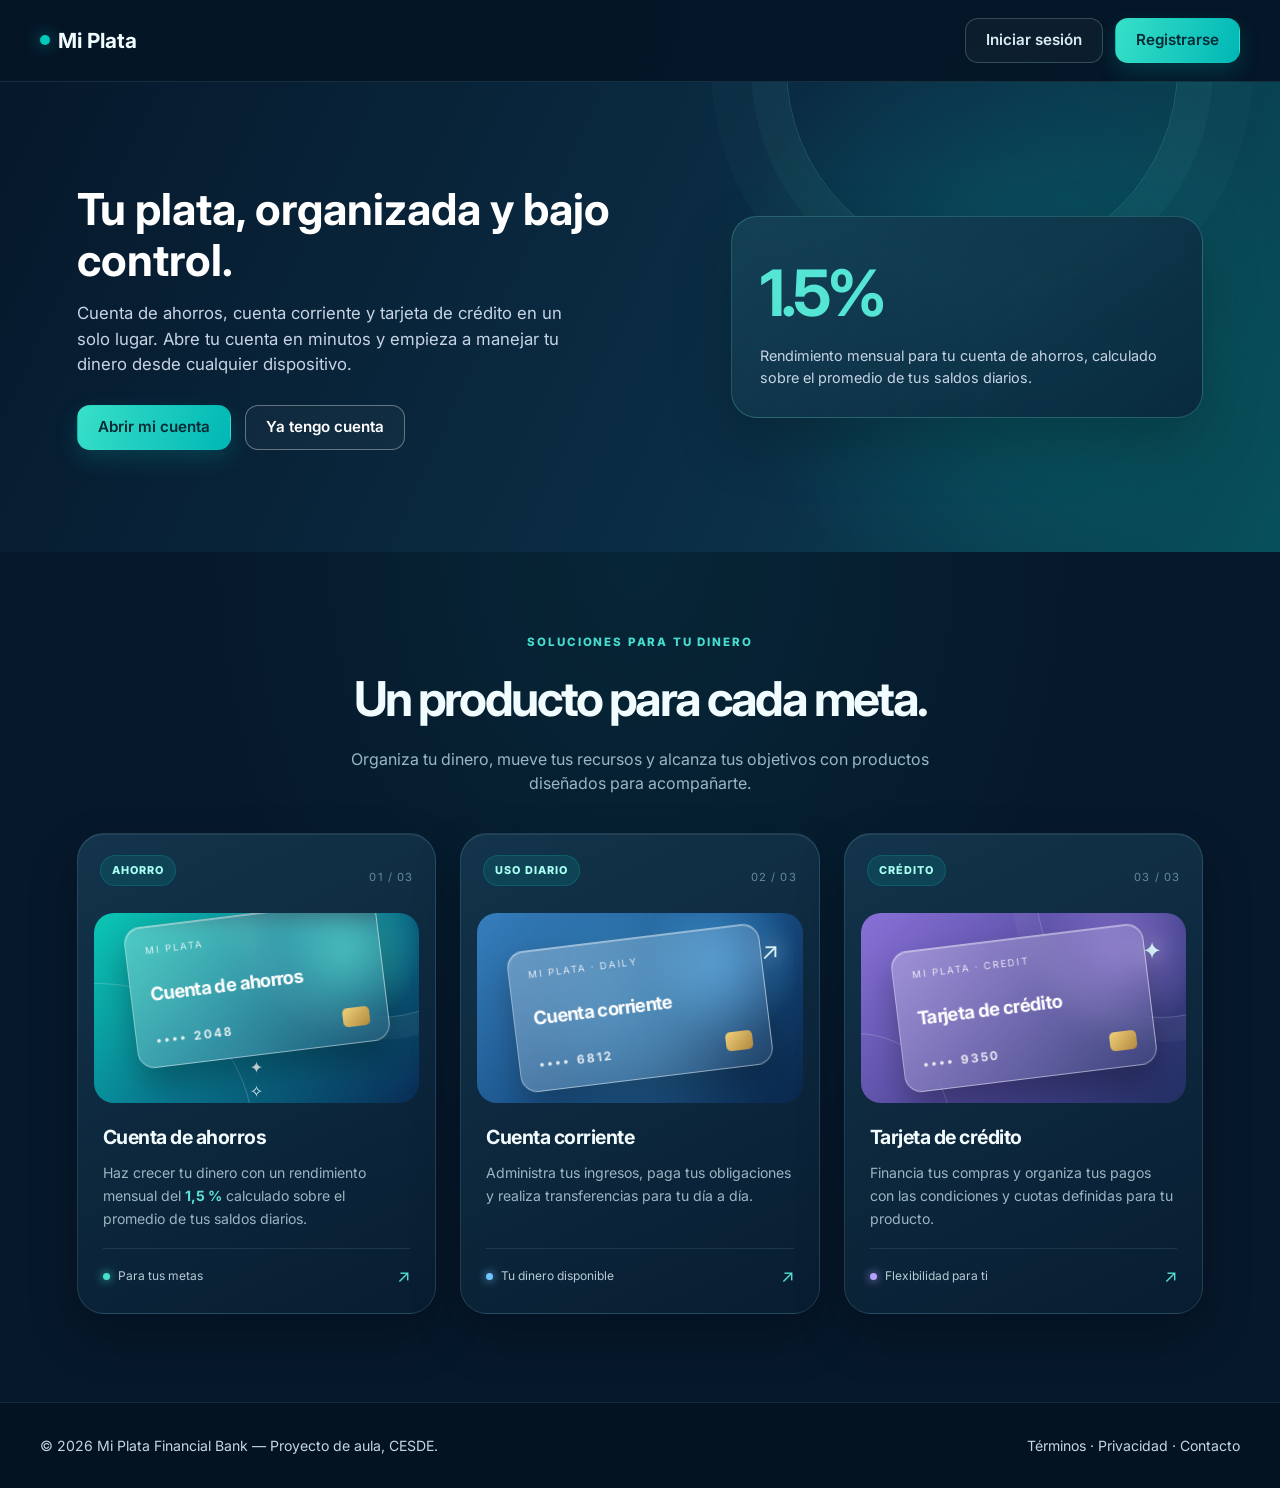
<file: index.html>
<!DOCTYPE html>
<html lang="es">
<head>
<meta charset="UTF-8">
<meta name="viewport" content="width=device-width, initial-scale=1.0">
<title>Mi Plata — Banco digital</title>
<link rel="preconnect" href="https://fonts.googleapis.com">
<link href="https://fonts.googleapis.com/css2?family=Inter:wght@400;600;700&display=swap" rel="stylesheet">
<link rel="stylesheet" href="css/styles.css">
</head>
<body>

<header class="site-header">
  <div class="logo">Mi Plata</div>
  <nav class="nav-actions">
    <a class="btn btn-outline" href="login.html">Iniciar sesión</a>
    <a class="btn btn-primary" href="registro.html">Registrarse</a>
  </nav>
</header>

<section class="hero">
  <div>
    <h1>Tu plata, organizada y bajo control.</h1>
    <p>Cuenta de ahorros, cuenta corriente y tarjeta de crédito en un solo lugar. Abre tu cuenta en minutos y empieza a manejar tu dinero desde cualquier dispositivo.</p>
    <div class="hero-actions">
      <a class="btn btn-primary" href="registro.html">Abrir mi cuenta</a>
      <a class="btn btn-outline" style="color:#fff;border-color:rgba(255,255,255,0.35)" href="login.html">Ya tengo cuenta</a>
    </div>
  </div>
  <div class="hero-stat">
    <div class="number">1.5%</div>
    <div class="label">Rendimiento mensual para tu cuenta de ahorros, calculado sobre el promedio de tus saldos diarios.</div>
  </div>
</section>

<section class="products">
  <div class="products-heading">
    <span class="eyebrow">SOLUCIONES PARA TU DINERO</span>
    <h2>Un producto para cada meta.</h2>
    <p>Organiza tu dinero, mueve tus recursos y alcanza tus objetivos con productos diseñados para acompañarte.</p>
  </div>

  <div class="product-grid">
    <article class="product-card product-savings">
      <div class="product-card-top"><span class="tag">AHORRO</span><span class="product-index">01 / 03</span></div>
      <div class="product-art art-savings" aria-hidden="true">
        <div class="art-orbit orbit-one"></div><div class="art-orbit orbit-two"></div>
        <div class="mini-bank-card"><span>MI PLATA</span><strong>Cuenta de ahorros</strong><b>•••• 2048</b><i></i></div>
        <span class="art-spark spark-one">✦</span><span class="art-spark spark-two">✧</span>
      </div>
      <div class="product-card-copy"><h3>Cuenta de ahorros</h3>
        <p>Haz crecer tu dinero con un rendimiento mensual del <strong>1,5 %</strong> calculado sobre el promedio de tus saldos diarios.</p>
        <div class="product-meta"><span><i class="dot dot-teal"></i> Para tus metas</span><span class="product-arrow">↗</span></div>
      </div>
    </article>

    <article class="product-card product-current">
      <div class="product-card-top"><span class="tag">USO DIARIO</span><span class="product-index">02 / 03</span></div>
      <div class="product-art art-current" aria-hidden="true">
        <div class="current-glow"></div>
        <div class="mini-bank-card"><span>MI PLATA · DAILY</span><strong>Cuenta corriente</strong><b>•••• 6812</b><i></i></div>
        <span class="art-chip">↗</span>
      </div>
      <div class="product-card-copy"><h3>Cuenta corriente</h3>
        <p>Administra tus ingresos, paga tus obligaciones y realiza transferencias para tu día a día.</p>
        <div class="product-meta"><span><i class="dot dot-blue"></i> Tu dinero disponible</span><span class="product-arrow">↗</span></div>
      </div>
    </article>

    <article class="product-card product-credit">
      <div class="product-card-top"><span class="tag">CRÉDITO</span><span class="product-index">03 / 03</span></div>
      <div class="product-art art-credit" aria-hidden="true">
        <div class="credit-ring ring-one"></div><div class="credit-ring ring-two"></div>
        <div class="mini-bank-card"><span>MI PLATA · CREDIT</span><strong>Tarjeta de crédito</strong><b>•••• 9350</b><i></i></div>
        <span class="art-chip">✦</span>
      </div>
      <div class="product-card-copy"><h3>Tarjeta de crédito</h3>
        <p>Financia tus compras y organiza tus pagos con las condiciones y cuotas definidas para tu producto.</p>
        <div class="product-meta"><span><i class="dot dot-violet"></i> Flexibilidad para ti</span><span class="product-arrow">↗</span></div>
      </div>
    </article>
  </div>
</section>

<footer class="site-footer">
  <div>© 2026 Mi Plata Financial Bank — Proyecto de aula, CESDE.</div>
  <div>
    <a href="#">Términos</a> ·
    <a href="#">Privacidad</a> ·
    <a href="#">Contacto</a>
  </div>
</footer>

</body>
</html>
</file>
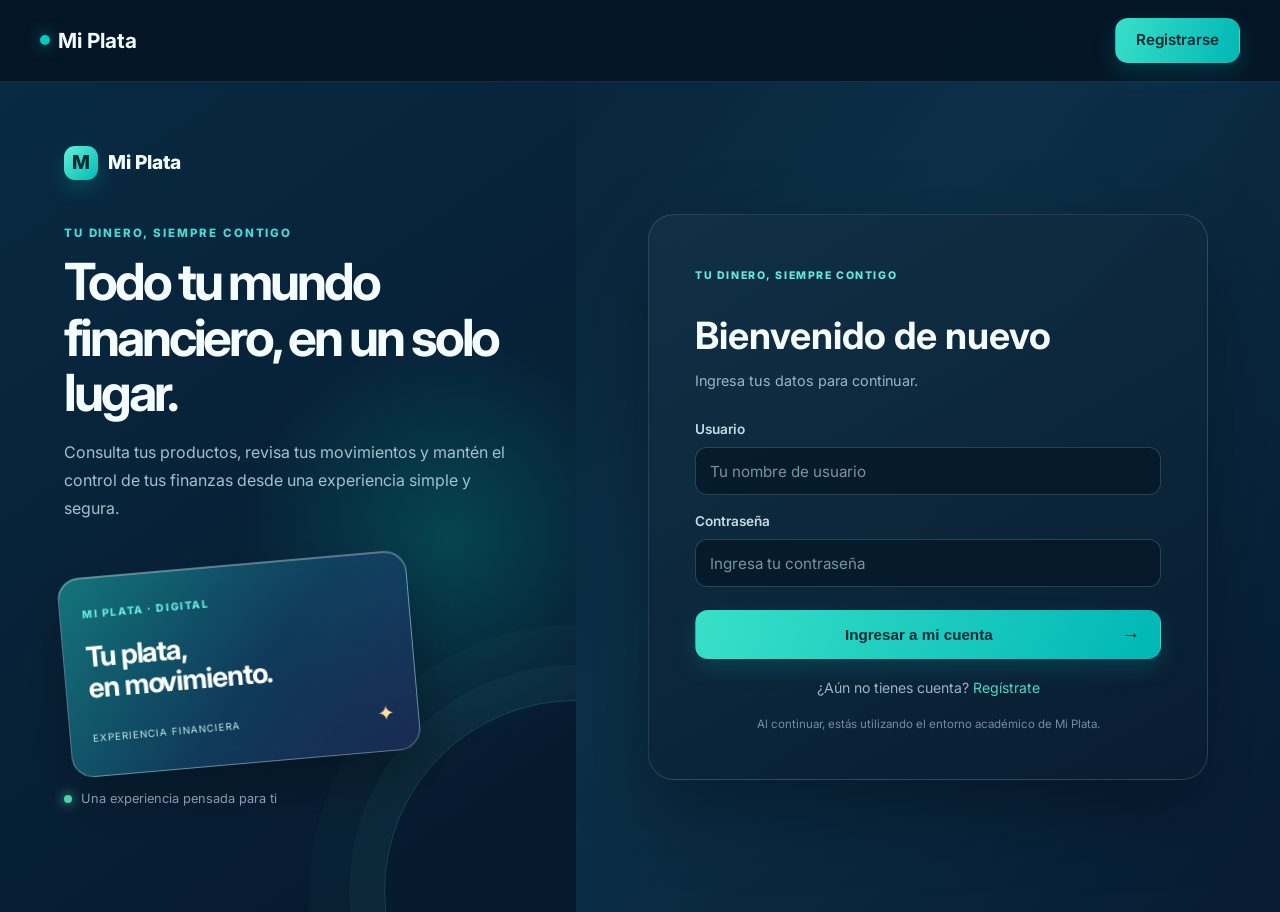
<file: admin.html>
<!DOCTYPE html>
<html lang="es">
<head>
<meta charset="UTF-8">
<meta name="viewport" content="width=device-width, initial-scale=1.0">
<title>Administración — Mi Plata</title>
<link rel="preconnect" href="https://fonts.googleapis.com">
<link href="https://fonts.googleapis.com/css2?family=Inter:wght@400;600;700&display=swap" rel="stylesheet">
<link rel="stylesheet" href="css/styles.css">
</head>
<body>

<div class="dashboard">

  <aside class="sidebar">
    <div class="logo">Mi Plata · Admin</div>
    <nav>
      <button class="nav-item active">Usuarios</button>
    </nav>
    <button class="btn btn-outline btn-block" id="btnSalir" style="color:#fff;border-color:rgba(255,255,255,0.35)">Cerrar sesión</button>
  </aside>

  <main class="dashboard-content">
    <div id="mensaje" class="form-message"></div>

    <h2 id="saludo">Gestión de usuarios</h2>
    <p class="subtitle">Agrega, edita, elimina o desbloquea clientes del sistema.</p>

    <div style="display:flex;justify-content:flex-end;margin-bottom:16px;">
      <button class="btn btn-primary" id="btnNuevo">+ Nuevo cliente</button>
    </div>

    <!-- Formulario (sirve tanto para crear como para editar) -->
    <div class="simple-card hidden" id="tarjetaFormulario" style="max-width:100%;margin-bottom:28px;">
      <h3 id="tituloFormulario" style="margin-top:0;color:var(--navy);">Nuevo cliente</h3>
      <form id="formCliente">
        <input type="hidden" id="usuarioOriginal">
        <div class="field">
          <label for="fIdentificacion">Identificación</label>
          <input type="text" id="fIdentificacion" required>
        </div>
        <div class="field">
          <label for="fNombre">Nombre completo</label>
          <input type="text" id="fNombre" required>
        </div>
        <div class="field">
          <label for="fCelular">Celular</label>
          <input type="tel" id="fCelular" required>
        </div>
        <div class="field">
          <label for="fUsuario">Usuario</label>
          <input type="text" id="fUsuario" required>
        </div>
        <div class="field" id="campoContrasena">
          <label for="fContrasena">Contraseña</label>
          <input type="password" id="fContrasena">
        </div>
        <div style="display:flex;gap:10px;">
          <button type="submit" class="btn btn-primary">Guardar</button>
          <button type="button" class="btn btn-outline" id="btnCancelar">Cancelar</button>
        </div>
      </form>
    </div>

    <div class="table-wrap">
    <table class="data-table">
      <thead>
        <tr>
          <th>Identificación</th>
          <th>Nombre</th>
          <th>Usuario</th>
          <th>Celular</th>
          <th>Estado</th>
          <th>Cuentas</th>
          <th>Acciones</th>
        </tr>
      </thead>
      <tbody id="cuerpoTabla"></tbody>
    </table>
    </div>
  </main>
</div>

<script type="module" src="js/app-admin.js"></script>
</body>
</html>
</file>
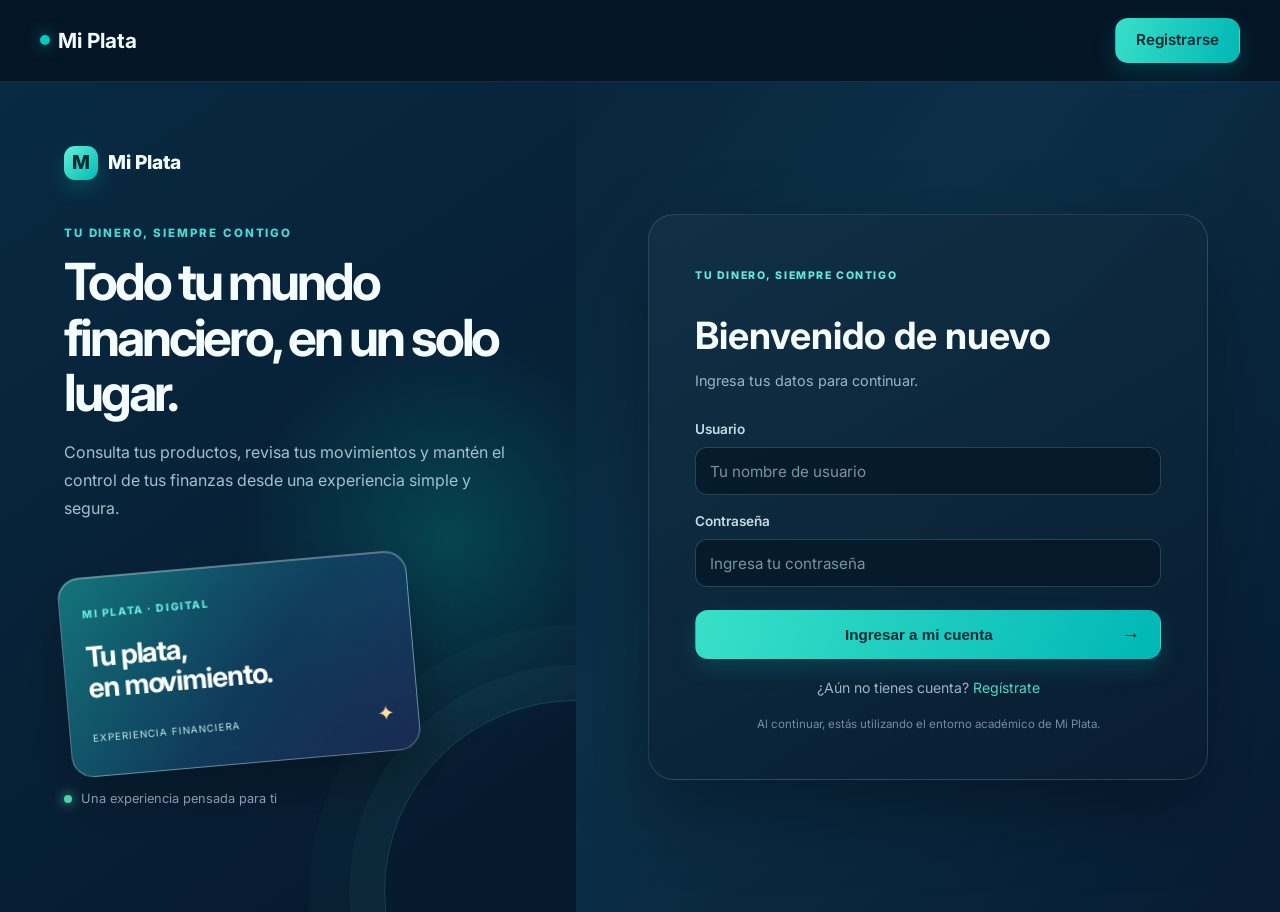
<file: login.html>
<!DOCTYPE html>
<html lang="es">
<head>
<meta charset="UTF-8">
<meta name="viewport" content="width=device-width, initial-scale=1.0">
<title>Iniciar sesión — Mi Plata</title>
<link rel="preconnect" href="https://fonts.googleapis.com">
<link href="https://fonts.googleapis.com/css2?family=Inter:wght@400;600;700&display=swap" rel="stylesheet">
<link rel="stylesheet" href="css/styles.css">
</head>
<body>

<header class="site-header">
  <a class="logo" href="index.html">Mi Plata</a>
  <nav class="nav-actions">
    <a class="btn btn-primary" href="registro.html">Registrarse</a>
  </nav>
</header>

<main class="auth-wrap auth-layout">
  <aside class="auth-aside">
    <a class="auth-brand" href="index.html"><span class="brand-mark">M</span> Mi Plata</a>
    <div class="auth-aside-content">
      <span class="eyebrow">TU DINERO, SIEMPRE CONTIGO</span>
      <h2>Todo tu mundo financiero, en un solo lugar.</h2>
      <p>Consulta tus productos, revisa tus movimientos y mantén el control de tus finanzas desde una experiencia simple y segura.</p>
      <div class="auth-floating-card"><span>MI PLATA · DIGITAL</span><strong>Tu plata,<br>en movimiento.</strong><div class="auth-card-bottom"><span>EXPERIENCIA FINANCIERA</span><b>✦</b></div></div>
      <div class="auth-trust"><span class="trust-dot"></span> Una experiencia pensada para ti</div>
    </div>
  </aside>
  <section class="auth-form-side">
    <div class="auth-card auth-card-wide">
      <div class="auth-mobile-brand"><span class="brand-mark">M</span> Mi Plata</div>
      <span class="eyebrow">TU DINERO, SIEMPRE CONTIGO</span>
      <h1>Bienvenido de nuevo</h1><p class="subtitle">Ingresa tus datos para continuar.</p>
      <div id="mensaje" class="form-message"></div>
      <form id="formLogin" novalidate>
      <div class="field"><label for="usuario">Usuario</label><input type="text" id="usuario" autocomplete="username" placeholder="Tu nombre de usuario" required></div>
      <div class="field"><label for="contrasena">Contraseña</label><input type="password" id="contrasena" autocomplete="current-password" placeholder="Ingresa tu contraseña" required></div>
      <button type="submit" class="btn btn-primary btn-block">Ingresar a mi cuenta <span>→</span></button>
      </form>
      <p class="auth-footer">¿Aún no tienes cuenta? <a href="registro.html">Regístrate</a></p>
      <p class="auth-legal">Al continuar, estás utilizando el entorno académico de Mi Plata.</p>
    </div>
  </section>
</main>

<script type="module" src="js/app-auth.js"></script>
</body>
</html>
</file>
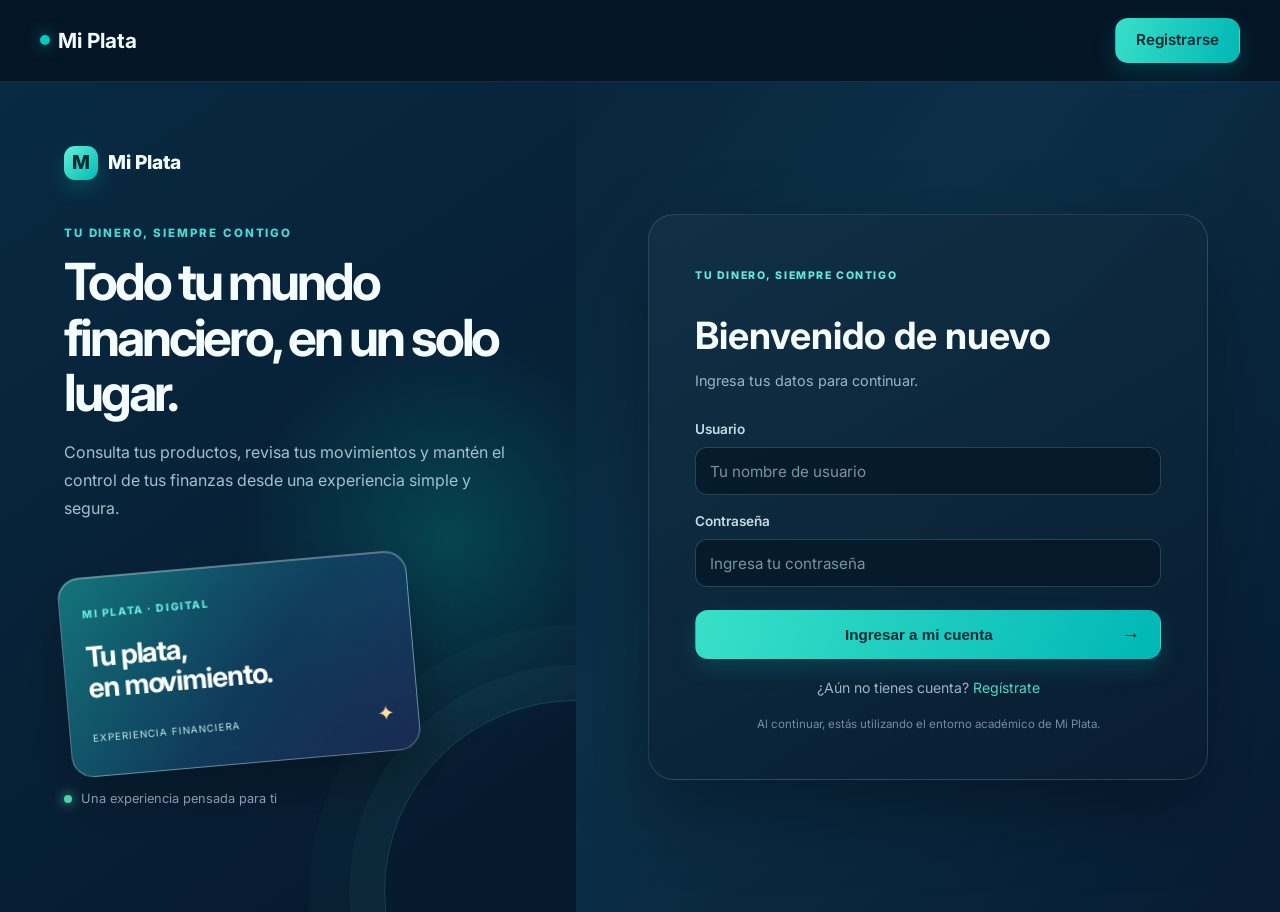
<file: panel.html>
<!DOCTYPE html>
<html lang="es">
<head>
<meta charset="UTF-8">
<meta name="viewport" content="width=device-width, initial-scale=1.0">
<title>Panel — Mi Plata</title>
<link rel="preconnect" href="https://fonts.googleapis.com">
<link href="https://fonts.googleapis.com/css2?family=Inter:wght@400;600;700&display=swap" rel="stylesheet">
<link rel="stylesheet" href="css/styles.css">
</head>
<body>

<div class="dashboard">

  <aside class="sidebar">
    <div class="logo">Mi Plata</div>
    <nav>
      <button class="nav-item active" data-section="cuentas">Mis cuentas</button>
      <button class="nav-item" data-section="consignar">Consignar</button>
      <button class="nav-item" data-section="retirar">Retirar</button>
      <button class="nav-item" data-section="comprar">Comprar a cuotas</button>
      <button class="nav-item" data-section="transferir">Transferir</button>
      <button class="nav-item" data-section="movimientos">Movimientos</button>
      <button class="nav-item" data-section="perfil">Perfil</button>
    </nav>
    <button class="btn btn-outline btn-block" id="btnSalir" style="color:#fff;border-color:rgba(255,255,255,0.35)">Cerrar sesión</button>
  </aside>

  <main class="dashboard-content">
    <div id="mensaje" class="form-message"></div>

    <!-- ===================== MIS CUENTAS ===================== -->
    <section id="sec-cuentas" class="panel-section">
      <h2 id="saludo">Bienvenido</h2>
      <p class="subtitle">Estos son tus productos con Mi Plata.</p>

      <div id="listaCuentas" class="account-grid"></div>

      <p class="subtitle" style="margin-bottom:10px;">Abrir un nuevo producto</p>
      <div class="open-account-actions">
        <button class="btn btn-outline" id="btnAbrirAhorros">+ Cuenta de ahorros</button>
        <button class="btn btn-outline" id="btnAbrirCorriente">+ Cuenta corriente</button>
        <button class="btn btn-outline" id="btnAbrirTarjeta">+ Tarjeta de crédito</button>
      </div>
    </section>

    <!-- ===================== CONSIGNAR ===================== -->
    <section id="sec-consignar" class="panel-section hidden">
      <h2>Consignar dinero</h2>
      <p class="subtitle">En una tarjeta de crédito, "consignar" es abonar a tu deuda.</p>
      <div class="simple-card">
        <form id="formConsignar">
          <div class="field">
            <label for="cuentaConsignar">Cuenta</label>
            <select id="cuentaConsignar" required></select>
          </div>
          <div class="field">
            <label for="montoConsignar">Monto</label>
            <input type="number" id="montoConsignar" min="1" required>
          </div>
          <button type="submit" class="btn btn-primary btn-block">Consignar</button>
        </form>
      </div>
    </section>

    <!-- ===================== RETIRAR ===================== -->
    <section id="sec-retirar" class="panel-section hidden">
      <h2>Retirar dinero</h2>
      <p class="subtitle">Disponible para cuentas de ahorros y corriente.</p>
      <div class="simple-card">
        <form id="formRetirar">
          <div class="field">
            <label for="cuentaRetirar">Cuenta</label>
            <select id="cuentaRetirar" required></select>
          </div>
          <div class="field">
            <label for="montoRetirar">Monto</label>
            <input type="number" id="montoRetirar" min="1" required>
          </div>
          <button type="submit" class="btn btn-primary btn-block">Retirar</button>
        </form>
      </div>
    </section>

    <!-- ===================== COMPRAR A CUOTAS (TARJETA) ===================== -->
    <section id="sec-comprar" class="panel-section hidden">
      <h2>Comprar a cuotas</h2>
      <p class="subtitle">Solo con tarjeta de crédito. La tasa depende del número de cuotas.</p>
      <div class="simple-card">
        <form id="formComprar">
          <div class="field">
            <label for="tarjetaComprar">Tarjeta</label>
            <select id="tarjetaComprar" required></select>
          </div>
          <div class="field">
            <label for="montoComprar">Monto de la compra</label>
            <input type="number" id="montoComprar" min="1" required>
          </div>
          <div class="field">
            <label for="cuotasComprar">Número de cuotas</label>
            <input type="number" id="cuotasComprar" min="1" max="36" required>
          </div>
          <button type="submit" class="btn btn-primary btn-block">Comprar</button>
        </form>
      </div>
    </section>

    <!-- ===================== TRANSFERIR ===================== -->
    <section id="sec-transferir" class="panel-section hidden">
      <h2>Transferir</h2>
      <p class="subtitle">A otro producto tuyo (de distinto tipo) o a la cuenta de otra persona.</p>
      <div class="simple-card">
        <form id="formTransferir">
          <div class="field">
            <label for="cuentaOrigen">Cuenta origen</label>
            <select id="cuentaOrigen" required></select>
          </div>
          <div class="field">
            <label for="cuentaDestino">Número de cuenta destino</label>
            <input type="text" id="cuentaDestino" placeholder="Ej: AH-4821" required>
          </div>
          <div class="field">
            <label for="montoTransferir">Monto</label>
            <input type="number" id="montoTransferir" min="1" required>
          </div>
          <button type="submit" class="btn btn-primary btn-block">Transferir</button>
        </form>
      </div>
    </section>

    <!-- ===================== MOVIMIENTOS ===================== -->
    <section id="sec-movimientos" class="panel-section hidden">
      <h2>Movimientos</h2>
      <p class="subtitle">Selecciona una cuenta para ver su historial.</p>
      <div class="simple-card" style="max-width:640px;">
        <div class="field">
          <label for="cuentaMovimientos">Cuenta</label>
          <select id="cuentaMovimientos"></select>
        </div>
      </div>
      <div id="tablaMovimientosWrap" style="max-width:640px;margin-top:16px;"></div>
    </section>

    <!-- ===================== PERFIL ===================== -->
    <section id="sec-perfil" class="panel-section hidden">
      <h2>Mi perfil</h2>
      <p class="subtitle">Actualiza tus datos o cambia tu contraseña.</p>

      <div class="simple-card" style="margin-bottom:20px;">
        <form id="formPerfil">
          <div class="field">
            <label for="perfilNombre">Nombre completo</label>
            <input type="text" id="perfilNombre" required>
          </div>
          <div class="field">
            <label for="perfilCelular">Celular</label>
            <input type="tel" id="perfilCelular" required>
          </div>
          <button type="submit" class="btn btn-primary btn-block">Guardar cambios</button>
        </form>
      </div>

      <div class="simple-card">
        <form id="formClave">
          <div class="field">
            <label for="claveActual">Contraseña actual</label>
            <input type="password" id="claveActual" required>
          </div>
          <div class="field">
            <label for="claveNueva">Nueva contraseña</label>
            <input type="password" id="claveNueva" required>
          </div>
          <div class="field">
            <label for="claveConfirmar">Confirmar nueva contraseña</label>
            <input type="password" id="claveConfirmar" required>
          </div>
          <button type="submit" class="btn btn-primary btn-block">Cambiar contraseña</button>
        </form>
      </div>
    </section>

  </main>
</div>

<script type="module" src="js/app-panel.js"></script>
</body>
</html>
</file>
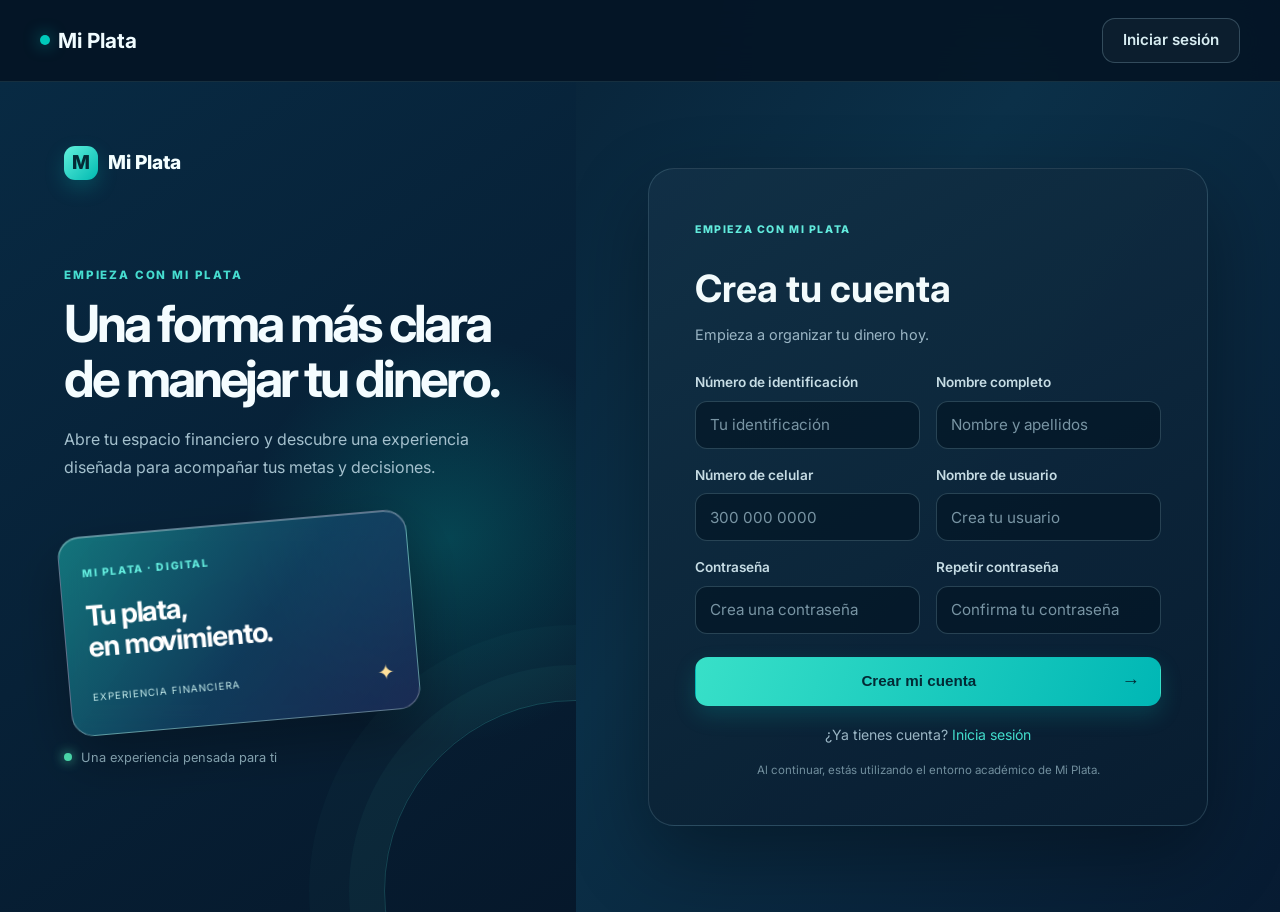
<file: registro.html>
<!DOCTYPE html>
<html lang="es">
<head>
<meta charset="UTF-8">
<meta name="viewport" content="width=device-width, initial-scale=1.0">
<title>Registrarse — Mi Plata</title>
<link rel="preconnect" href="https://fonts.googleapis.com">
<link href="https://fonts.googleapis.com/css2?family=Inter:wght@400;600;700&display=swap" rel="stylesheet">
<link rel="stylesheet" href="css/styles.css">
</head>
<body>

<header class="site-header">
  <a class="logo" href="index.html">Mi Plata</a>
  <nav class="nav-actions">
    <a class="btn btn-outline" href="login.html">Iniciar sesión</a>
  </nav>
</header>

<main class="auth-wrap auth-layout">
  <aside class="auth-aside">
    <a class="auth-brand" href="index.html"><span class="brand-mark">M</span> Mi Plata</a>
    <div class="auth-aside-content">
      <span class="eyebrow">EMPIEZA CON MI PLATA</span>
      <h2>Una forma más clara de manejar tu dinero.</h2>
      <p>Abre tu espacio financiero y descubre una experiencia diseñada para acompañar tus metas y decisiones.</p>
      <div class="auth-floating-card"><span>MI PLATA · DIGITAL</span><strong>Tu plata,<br>en movimiento.</strong><div class="auth-card-bottom"><span>EXPERIENCIA FINANCIERA</span><b>✦</b></div></div>
      <div class="auth-trust"><span class="trust-dot"></span> Una experiencia pensada para ti</div>
    </div>
  </aside>
  <section class="auth-form-side">
    <div class="auth-card auth-card-wide">
      <div class="auth-mobile-brand"><span class="brand-mark">M</span> Mi Plata</div>
      <span class="eyebrow">EMPIEZA CON MI PLATA</span>
      <h1>Crea tu cuenta</h1><p class="subtitle">Empieza a organizar tu dinero hoy.</p>
      <div id="mensaje" class="form-message"></div>
      <form id="formRegistro" novalidate>
      <div class="auth-fields-grid">
      <div class="field"><label for="identificacion">Número de identificación</label><input type="text" id="identificacion" placeholder="Tu identificación" required></div>
      <div class="field"><label for="nombreCompleto">Nombre completo</label><input type="text" id="nombreCompleto" placeholder="Nombre y apellidos" required></div>
      <div class="field"><label for="celular">Número de celular</label><input type="tel" id="celular" placeholder="300 000 0000" required></div>
      <div class="field"><label for="usuario">Nombre de usuario</label><input type="text" id="usuario" autocomplete="username" placeholder="Crea tu usuario" required></div>
      <div class="field"><label for="contrasena">Contraseña</label><input type="password" id="contrasena" autocomplete="new-password" placeholder="Crea una contraseña" required></div>
      <div class="field"><label for="confirmarContrasena">Repetir contraseña</label><input type="password" id="confirmarContrasena" autocomplete="new-password" placeholder="Confirma tu contraseña" required></div>
      </div>
      <button type="submit" class="btn btn-primary btn-block">Crear mi cuenta <span>→</span></button>
      </form>
      <p class="auth-footer">¿Ya tienes cuenta? <a href="login.html">Inicia sesión</a></p>
      <p class="auth-legal">Al continuar, estás utilizando el entorno académico de Mi Plata.</p>
    </div>
  </section>
</main>

<script type="module" src="js/app-auth.js"></script>
</body>
</html>
</file>
<file: css/styles.css>
/* ======================================================================
   MI PLATA — HOJA DE ESTILOS COMPARTIDA
   Paleta: azules + navy + grises + blanco. La usan las 4 páginas.
   ====================================================================== */

:root {
  --navy: #0F2C4C;       /* fondo oscuro (header/footer/hero) */
  --blue: #1B4F91;       /* color principal de acción (botones, links) */
  --blue-dark: #123B70;  /* hover de botones */
  --blue-light: #EAF1FB; /* fondos suaves, tarjetas */
  --ink: #1A1A1A;        /* texto principal */
  --slate: #5C6470;      /* texto secundario */
  --border: #D8DEE6;     /* bordes suaves */
  --white: #FFFFFF;
  --danger: #B3261E;
  --success: #1E7B45;
  --radius: 10px;
  --font: 'Inter', system-ui, -apple-system, Segoe UI, sans-serif;
}

* { box-sizing: border-box; }

body {
  margin: 0;
  font-family: var(--font);
  color: var(--ink);
  background: var(--white);
  line-height: 1.5;
}

a { color: var(--blue); text-decoration: none; }
a:hover { text-decoration: underline; }

/* ---------- Header / navegación ---------- */
.site-header {
  display: flex;
  justify-content: space-between;
  align-items: center;
  padding: 18px 40px;
  border-bottom: 1px solid var(--border);
  position: sticky;
  top: 0;
  background: var(--white);
  z-index: 10;
}

.logo {
  font-weight: 700;
  font-size: 1.3rem;
  color: var(--navy);
  display: flex;
  align-items: center;
  gap: 8px;
}

.logo::before {
  content: "";
  width: 10px;
  height: 10px;
  border-radius: 50%;
  background: var(--blue);
  display: inline-block;
}

.nav-actions { display: flex; gap: 12px; }

.btn {
  display: inline-block;
  padding: 10px 20px;
  border-radius: var(--radius);
  font-size: 0.95rem;
  font-weight: 600;
  cursor: pointer;
  border: 1px solid transparent;
  text-align: center;
}

.btn-primary { background: var(--blue); color: var(--white); }
.btn-primary:hover { background: var(--blue-dark); text-decoration: none; }

.btn-outline { background: transparent; color: var(--navy); border-color: var(--border); }
.btn-outline:hover { background: var(--blue-light); text-decoration: none; }

.btn-block { width: 100%; }

/* ---------- Hero (solo index.html) ---------- */
.hero {
  background: var(--navy);
  color: var(--white);
  padding: 72px 40px;
  display: grid;
  grid-template-columns: 1.3fr 1fr;
  gap: 40px;
  align-items: center;
}

.hero h1 {
  font-size: clamp(2rem, 4vw, 2.75rem);
  margin: 0 0 16px;
  line-height: 1.15;
}

.hero p {
  color: #C7D4E4;
  font-size: 1.05rem;
  max-width: 46ch;
  margin: 0 0 28px;
}

.hero-actions { display: flex; gap: 14px; }

.hero-stat {
  background: rgba(255,255,255,0.06);
  border: 1px solid rgba(255,255,255,0.18);
  border-radius: var(--radius);
  padding: 28px;
}

.hero-stat .number { font-size: 2.4rem; font-weight: 700; }
.hero-stat .label { color: #C7D4E4; font-size: 0.9rem; margin-top: 4px; }

/* ---------- Sección de productos ---------- */
.products {
  padding: 64px 40px;
  max-width: 1100px;
  margin: 0 auto;
}

.products h2 { color: var(--navy); font-size: 1.6rem; margin-bottom: 8px; }
.products > p { color: var(--slate); margin-bottom: 36px; max-width: 60ch; }

.product-grid {
  display: grid;
  grid-template-columns: repeat(3, 1fr);
  gap: 24px;
}

.product-card {
  border: 1px solid var(--border);
  border-radius: var(--radius);
  padding: 26px;
  background: var(--white);
}

.product-card .tag {
  display: inline-block;
  background: var(--blue-light);
  color: var(--blue-dark);
  font-size: 0.78rem;
  font-weight: 600;
  padding: 4px 10px;
  border-radius: 999px;
  margin-bottom: 14px;
}

.product-card h3 { margin: 0 0 8px; color: var(--ink); }
.product-card p { color: var(--slate); font-size: 0.92rem; margin: 0; }

/* ---------- Footer ---------- */
.site-footer {
  background: var(--navy);
  color: #C7D4E4;
  padding: 32px 40px;
  font-size: 0.88rem;
  display: flex;
  justify-content: space-between;
  flex-wrap: wrap;
  gap: 12px;
}

.site-footer a { color: #C7D4E4; }

/* ---------- Páginas de formulario (registro / login) ---------- */
.auth-wrap {
  min-height: calc(100vh - 70px);
  display: flex;
  align-items: center;
  justify-content: center;
  background: var(--blue-light);
  padding: 40px 20px;
}

.auth-card {
  background: var(--white);
  border: 1px solid var(--border);
  border-radius: var(--radius);
  padding: 36px;
  width: 100%;
  max-width: 420px;
}

.auth-card h1 {
  font-size: 1.4rem;
  color: var(--navy);
  margin: 0 0 6px;
}

.auth-card .subtitle {
  color: var(--slate);
  font-size: 0.9rem;
  margin: 0 0 24px;
}

.field { margin-bottom: 16px; }

.field label {
  display: block;
  font-size: 0.85rem;
  font-weight: 600;
  color: var(--ink);
  margin-bottom: 6px;
}

.field input {
  width: 100%;
  padding: 11px 12px;
  border: 1px solid var(--border);
  border-radius: 8px;
  font-family: var(--font);
  font-size: 0.95rem;
}

.field input:focus {
  outline: none;
  border-color: var(--blue);
  box-shadow: 0 0 0 3px rgba(27, 79, 145, 0.15);
}

.form-message {
  font-size: 0.87rem;
  padding: 10px 12px;
  border-radius: 8px;
  margin-bottom: 16px;
  display: none;
}

.form-message.show { display: block; }
.form-message.error { background: #FBEAEA; color: var(--danger); }
.form-message.success { background: #E9F5EC; color: var(--success); }

.auth-footer {
  text-align: center;
  margin-top: 18px;
  font-size: 0.88rem;
  color: var(--slate);
}

/* ======================================================================
   PANEL DE TRANSACCIONES (panel.html)
   ====================================================================== */

.dashboard {
  display: flex;
  min-height: 100vh;
}

.sidebar {
  width: 230px;
  flex-shrink: 0;
  background: var(--navy);
  color: var(--white);
  padding: 24px 16px;
  display: flex;
  flex-direction: column;
  gap: 6px;
}

.sidebar .logo { color: var(--white); padding: 0 8px 20px; }
.sidebar .logo::before { background: #6FA8DC; }

.nav-item {
  display: block;
  width: 100%;
  text-align: left;
  background: transparent;
  border: none;
  color: #C7D4E4;
  padding: 10px 12px;
  border-radius: 8px;
  font-family: var(--font);
  font-size: 0.92rem;
  cursor: pointer;
}

.nav-item:hover { background: rgba(255,255,255,0.08); color: var(--white); }
.nav-item.active { background: var(--blue); color: var(--white); font-weight: 600; }

.sidebar .btn { margin-top: auto; }

.dashboard-content {
  flex: 1;
  padding: 36px 44px;
  background: #F7F9FC;
  min-width: 0;
}

.panel-section.hidden { display: none; }

.panel-section h2 { color: var(--navy); margin: 0 0 6px; }
.panel-section > p.subtitle { color: var(--slate); margin: 0 0 24px; }

.account-grid {
  display: grid;
  grid-template-columns: repeat(auto-fill, minmax(220px, 1fr));
  gap: 18px;
  margin-bottom: 28px;
}

.account-card {
  background: var(--white);
  border: 1px solid var(--border);
  border-radius: var(--radius);
  padding: 20px;
}

.account-card .account-type {
  font-size: 0.78rem;
  font-weight: 600;
  color: var(--blue-dark);
  background: var(--blue-light);
  display: inline-block;
  padding: 3px 10px;
  border-radius: 999px;
  margin-bottom: 10px;
}

.account-card .account-number { color: var(--slate); font-size: 0.85rem; }
.account-card .account-balance { font-size: 1.5rem; font-weight: 700; color: var(--ink); margin-top: 6px; }
.account-card .account-extra { font-size: 0.82rem; color: var(--slate); margin-top: 4px; }

.open-account-actions { display: flex; gap: 10px; flex-wrap: wrap; margin-bottom: 8px; }

.simple-card {
  background: var(--white);
  border: 1px solid var(--border);
  border-radius: var(--radius);
  padding: 26px;
  max-width: 460px;
}

.simple-card .field select { width: 100%; padding: 11px 12px; border: 1px solid var(--border); border-radius: 8px; font-family: var(--font); font-size: 0.95rem; background: var(--white); }

.table-wrap { overflow-x: auto; border-radius: var(--radius); }
.data-table { width: 100%; min-width: 560px; border-collapse: collapse; background: var(--white); border: 1px solid var(--border); overflow: hidden; }
.data-table th, .data-table td { padding: 12px 16px; text-align: left; font-size: 0.9rem; border-bottom: 1px solid var(--border); }
.data-table th { background: var(--blue-light); color: var(--navy); font-weight: 600; }
.data-table tr:last-child td { border-bottom: none; }

.btn-sm { padding: 6px 12px; font-size: 0.82rem; }
.btn-danger { background: #B3261E; color: var(--white); }
.btn-danger:hover { background: #8F1E17; }
.table-actions { display: flex; gap: 6px; flex-wrap: wrap; }

.badge { display: inline-block; padding: 3px 10px; border-radius: 999px; font-size: 0.78rem; font-weight: 600; }
.badge-ok { background: #E9F5EC; color: var(--success); }
.badge-bloqueado { background: #FBEAEA; color: var(--danger); }

.empty-state { color: var(--slate); font-size: 0.92rem; padding: 20px; border: 1px dashed var(--border); border-radius: var(--radius); text-align: center; }

@media (max-width: 800px) {
  .dashboard { flex-direction: column; }
  .sidebar { width: 100%; flex-direction: row; overflow-x: auto; }
  .sidebar .btn { margin-top: 0; }
  .dashboard-content { padding: 24px 20px; }
}

@media (max-width: 800px) {
  .hero { grid-template-columns: 1fr; }
  .product-grid { grid-template-columns: 1fr; }
  .site-header { padding: 16px 20px; }
  .products { padding: 48px 20px; }
}

/* ======================================================================
   MI PLATA V4.1 — PREMIUM FINTECH / DARK NAVY & ELECTRIC TEAL
   Capa visual: conserva IDs, clases funcionales y estructura existente.
   ====================================================================== */
:root {
  --navy: #071B32;
  --blue: #087F8C;
  --blue-dark: #075B69;
  --blue-light: #E7F7F7;
  --ink: #102A36;
  --slate: #718692;
  --border: rgba(151, 190, 202, .24);
  --success: #159B72;
  --radius: 20px;
  --teal: #00C9BA;
  --surface: #102B43;
}

body {
  color: #EAF5F7;
  background: radial-gradient(circle at 78% 8%, rgba(0,201,186,.16), transparent 27%),
              radial-gradient(circle at 12% 85%, rgba(29,105,151,.22), transparent 30%), #06182B;
}

/* Dashboard: marco profundo y paneles con capas */
.dashboard {
  gap: 0;
  min-height: 100vh;
  background: linear-gradient(135deg, #06182B 0%, #09243A 55%, #071B32 100%);
}
.sidebar {
  position: sticky;
  top: 0;
  height: 100vh;
  width: 252px;
  padding: 30px 18px 22px;
  background: linear-gradient(180deg, rgba(9,39,61,.98), rgba(5,24,43,.98));
  border-right: 1px solid rgba(103,193,202,.16);
  box-shadow: 18px 0 50px rgba(0,0,0,.16);
  gap: 12px;
}
.sidebar .logo {
  color: #F4FFFF;
  font-size: 1.55rem;
  letter-spacing: -.06em;
  padding: 4px 12px 34px;
}
.sidebar .logo::before {
  width: 13px;
  height: 13px;
  background: var(--teal);
  box-shadow: 0 0 18px rgba(0,201,186,.8);
}
.sidebar nav { display: grid; gap: 7px; }
.nav-item {
  color: #9AB5C4;
  padding: 13px 14px;
  border: 1px solid transparent;
  border-radius: 14px;
  font-size: .91rem;
  transition: background .22s ease, color .22s ease, transform .22s ease, border-color .22s ease;
}
.nav-item:hover {
  color: #F3FFFF;
  background: rgba(42,119,139,.17);
  transform: translateX(3px);
}
.nav-item.active {
  color: #EFFFFD;
  font-weight: 700;
  background: linear-gradient(105deg, rgba(0,201,186,.23), rgba(20,107,135,.24));
  border-color: rgba(0,201,186,.25);
  box-shadow: inset 3px 0 0 var(--teal), 0 8px 24px rgba(0,0,0,.12);
}
.sidebar .btn-outline {
  color: #D8EBF0 !important;
  border-color: rgba(160,204,214,.24) !important;
  background: rgba(255,255,255,.04);
}
.sidebar .btn-outline:hover { background: rgba(255,255,255,.1); }

.dashboard-content {
  padding: clamp(26px, 4vw, 58px);
  background: transparent;
  color: #EAF5F7;
  min-height: 100vh;
}
.panel-section { max-width: 1440px; margin: 0 auto; }
.panel-section h2, .dashboard-content > h2 {
  color: #F3FBFC;
  font-size: clamp(1.65rem, 3vw, 2.35rem);
  letter-spacing: -.045em;
  font-weight: 750;
}
.panel-section > p.subtitle, .dashboard-content > p.subtitle {
  color: #91AAB8;
  margin-bottom: 30px;
}

/* Tarjetas de productos: flotantes, con luz y degradados */
.account-grid {
  grid-template-columns: repeat(auto-fit, minmax(min(100%, 275px), 1fr));
  gap: 22px;
  margin: 30px 0 34px;
  perspective: 1000px;
}
.account-card {
  position: relative;
  isolation: isolate;
  overflow: hidden;
  min-height: 204px;
  padding: 25px 24px;
  border: 1px solid rgba(255,255,255,.23);
  border-radius: 24px;
  color: #F5FFFF;
  background: linear-gradient(130deg, #0C6273 0%, #087F8C 42%, #0B3C5D 100%);
  box-shadow: 0 18px 38px rgba(0,0,0,.25), inset 0 1px 0 rgba(255,255,255,.18);
  transform: translateY(0) rotateX(0);
  transition: transform .28s ease, box-shadow .28s ease;
}
.account-card::before {
  content: "";
  position: absolute;
  z-index: -1;
  width: 230px;
  height: 230px;
  right: -70px;
  top: -105px;
  border: 1px solid rgba(255,255,255,.2);
  border-radius: 50%;
  box-shadow: 0 0 0 22px rgba(255,255,255,.035), 0 0 0 48px rgba(255,255,255,.025);
}
.account-card::after {
  content: "";
  position: absolute;
  z-index: -1;
  width: 150px;
  height: 150px;
  right: -45px;
  bottom: -95px;
  border-radius: 50%;
  background: rgba(0,225,208,.24);
  filter: blur(5px);
}
.account-card:hover {
  transform: translateY(-8px) rotateX(2deg);
  box-shadow: 0 28px 48px rgba(0,0,0,.34), 0 0 28px rgba(0,201,186,.12);
}
.account-card .account-type {
  color: #D9FFFB;
  background: rgba(3,22,38,.22);
  border: 1px solid rgba(255,255,255,.19);
  font-size: .76rem;
  letter-spacing: .035em;
  padding: 6px 11px;
  margin-bottom: 18px;
}
.account-card .account-number { color: rgba(239,255,255,.76); font-size: .84rem; letter-spacing: .08em; }
.account-card .account-balance {
  color: #FFFFFF;
  font-size: clamp(1.65rem, 3vw, 2.15rem);
  font-weight: 750;
  letter-spacing: -.055em;
  margin-top: 13px;
  text-shadow: 0 2px 18px rgba(0,0,0,.12);
}
.account-card .account-extra { color: rgba(236,255,255,.78); font-size: .84rem; margin-top: 5px; }
.account-card.card-ahorros { background: linear-gradient(132deg, #0AB8A8 0%, #087E8A 45%, #073B5B 100%); }
.account-card.card-corriente { background: linear-gradient(132deg, #236A9B 0%, #164B75 48%, #092C4C 100%); }
.account-card.card-credito { background: linear-gradient(132deg, #7055B7 0%, #413D88 48%, #172C57 100%); }

.open-account-actions { gap: 12px; margin: 8px 0 18px; }
.open-account-actions .btn {
  color: #CFFAF5;
  border: 1px solid rgba(0,201,186,.3);
  background: rgba(0,201,186,.09);
  border-radius: 13px;
}
.open-account-actions .btn:hover { background: rgba(0,201,186,.18); transform: translateY(-2px); }

/* Formularios y paneles secundarios */
.simple-card, .table-wrap {
  color: #DCEBF0;
  background: linear-gradient(145deg, rgba(17,48,70,.96), rgba(10,34,54,.96));
  border: 1px solid rgba(144,190,204,.18);
  border-radius: 22px;
  box-shadow: 0 18px 42px rgba(0,0,0,.18), inset 0 1px 0 rgba(255,255,255,.045);
}
.simple-card { padding: 28px; }
.field label { color: #C6DCE4; }
.field input, .simple-card .field select {
  color: #F0FAFC;
  background: rgba(3,20,35,.62);
  border: 1px solid rgba(145,190,205,.25);
  border-radius: 12px;
  padding: 13px 14px;
}
.field input::placeholder { color: #7894A3; }
.field input:focus, .simple-card .field select:focus {
  border-color: var(--teal);
  box-shadow: 0 0 0 3px rgba(0,201,186,.13);
}
.btn { border-radius: 13px; transition: transform .2s ease, box-shadow .2s ease, background .2s ease; }
.btn:hover { transform: translateY(-2px); }
.btn-primary {
  color: #032A35;
  background: linear-gradient(110deg, #38E0C8, #00B7B5);
  box-shadow: 0 9px 22px rgba(0,201,186,.18);
}
.btn-primary:hover { color: #032A35; background: linear-gradient(110deg, #63EBD8, #13C9C1); }
.btn-outline { color: #D7EDF1; border-color: rgba(151,194,207,.27); background: rgba(255,255,255,.035); }
.btn-outline:hover { color: #FFFFFF; background: rgba(255,255,255,.09); }

/* Tablas y estados */
.table-wrap { overflow-x: auto; padding: 8px; }
.data-table { color: #DCEBF0; background: transparent; border: 0; }
.data-table th, .data-table td { border-bottom: 1px solid rgba(151,190,202,.14); }
.data-table th { color: #A9F2E9; background: rgba(0,201,186,.09); }
.data-table tr:hover td { background: rgba(255,255,255,.035); }
.badge-ok { color: #8CF0C8; background: rgba(21,155,114,.17); }
.badge-bloqueado { color: #FFB4B4; background: rgba(179,38,30,.18); }
.empty-state { color: #9AB5C4; border-color: rgba(151,190,202,.25); background: rgba(255,255,255,.025); }
.form-message { border: 1px solid transparent; border-radius: 14px; }
.form-message.success { color: #9BF1D0; background: rgba(21,155,114,.15); border-color: rgba(21,155,114,.25); }
.form-message.error { color: #FFB6B6; background: rgba(179,38,30,.15); border-color: rgba(179,38,30,.25); }

/* Auth pages: misma identidad visual */
.auth-wrap { background: radial-gradient(circle at 75% 20%, rgba(0,201,186,.18), transparent 30%), #071B32; }
.auth-card {
  color: #EAF5F7;
  max-width: 470px;
  padding: 42px;
  background: linear-gradient(145deg, rgba(17,48,70,.98), rgba(8,29,48,.98));
  border: 1px solid rgba(144,190,204,.2);
  border-radius: 26px;
  box-shadow: 0 30px 80px rgba(0,0,0,.32);
}
.auth-card h1 { color: #F3FBFC; }
.auth-card .subtitle, .auth-footer { color: #9AB5C4; }
.auth-card .field label { color: #C6DCE4; }
.auth-card .field input { color: #F0FAFC; background: rgba(3,20,35,.62); border-color: rgba(145,190,205,.25); }
.auth-card a { color: #42DCCB; }

@media (max-width: 900px) {
  .sidebar { width: 220px; }
  .dashboard-content { padding: 30px 24px; }
}
@media (max-width: 800px) {
  .dashboard { flex-direction: column; }
  .sidebar { position: relative; width: 100%; height: auto; padding: 18px; }
  .sidebar .logo { padding: 0 8px 12px; }
  .sidebar nav { display: flex; overflow-x: auto; padding-bottom: 5px; }
  .nav-item { min-width: max-content; }
  .sidebar .btn { margin-top: 8px; }
  .dashboard-content { padding: 25px 18px 40px; }
  .account-grid { grid-template-columns: 1fr; }
  .simple-card { padding: 21px; }
}
@media (prefers-reduced-motion: reduce) {
  *, *::before, *::after { scroll-behavior: auto !important; transition-duration: .01ms !important; animation-duration: .01ms !important; }
}


/* ======================================================================
   MI PLATA V4.2 — LANDING & AUTH EXPERIENCE
   Mejora visual sin alterar IDs, eventos ni lógica de formularios.
   ====================================================================== */
.site-header { background: rgba(5,22,39,.94); border-bottom-color: rgba(117,180,194,.16); backdrop-filter: blur(18px); }
.site-header .logo { color: #F1FCFF; }
.site-header .logo::before { background: #00C9BA; box-shadow: 0 0 16px rgba(0,201,186,.65); }
.site-header .btn-outline { color: #D8EDF2; border-color: rgba(151,194,207,.28); }
.hero { position: relative; overflow: hidden; background: radial-gradient(circle at 78% 48%, rgba(0,201,186,.2), transparent 28%), linear-gradient(115deg,#06182B,#0B3048 65%,#07515A); padding: clamp(58px,8vw,104px) clamp(24px,6vw,84px); }
.hero::after { content:""; position:absolute; width:390px;height:390px;right:8%;top:-210px;border:1px solid rgba(116,244,230,.18);border-radius:50%;box-shadow:0 0 0 35px rgba(116,244,230,.035),0 0 0 75px rgba(116,244,230,.025);pointer-events:none; }
.hero > div, .hero-stat { position:relative; z-index:1; }
.hero-stat { background:linear-gradient(145deg,rgba(21,66,87,.9),rgba(9,35,57,.82)); border:1px solid rgba(111,221,211,.25); border-radius:26px; box-shadow:0 25px 60px rgba(0,0,0,.24); backdrop-filter:blur(12px); }
.hero-stat .number { color:#55E5D5; font-size:clamp(2.6rem,5vw,4rem); letter-spacing:-.06em; }
.products { max-width:none; padding:76px clamp(22px,6vw,84px) 88px; background:radial-gradient(ellipse at 50% 0%,rgba(0,201,186,.08),transparent 52%),#06182B; }
.products-heading { max-width:760px; margin:0 auto 38px; text-align:center; }
.eyebrow { display:inline-block; color:#46DCCF; font-size:.72rem; font-weight:800; letter-spacing:.16em; margin-bottom:12px; }
.products h2 { color:#F1FCFF; font-size:clamp(2rem,4vw,3rem); letter-spacing:-.055em; margin:0 0 12px; }
.products > .products-heading p { color:#9AB7C5; margin:0 auto; max-width:58ch; }
.product-grid { max-width:1240px; margin:0 auto; grid-template-columns:repeat(3,minmax(0,1fr)); gap:24px; }
.product-card { position:relative; overflow:hidden; padding:16px; min-width:0; border:1px solid rgba(148,207,216,.17); border-radius:27px; background:linear-gradient(155deg,rgba(19,53,75,.98),rgba(8,29,49,.98)); box-shadow:0 22px 50px rgba(0,0,0,.23),inset 0 1px 0 rgba(255,255,255,.07); transition:transform .3s ease,border-color .3s ease,box-shadow .3s ease; }
.product-card:hover { transform:translateY(-9px); border-color:rgba(66,220,207,.42); box-shadow:0 32px 65px rgba(0,0,0,.34),0 0 30px rgba(0,201,186,.09); }
.product-card-top { display:flex; align-items:center; justify-content:space-between; padding:5px 6px 13px; }
.product-card .tag { color:#A9FFF3; background:rgba(0,201,186,.12); border:1px solid rgba(0,201,186,.2); padding:6px 11px; border-radius:99px; font-size:.68rem; font-weight:800; letter-spacing:.1em; }
.product-index { color:#66899B; font-size:.7rem; letter-spacing:.1em; }
.product-art { height:190px; position:relative; overflow:hidden; border-radius:20px; display:grid; place-items:center; isolation:isolate; }
.art-savings { background:radial-gradient(circle at 78% 20%,rgba(84,255,227,.5),transparent 25%),linear-gradient(135deg,#0BC7B5,#087B91 48%,#092C55); }
.art-current { background:radial-gradient(circle at 75% 25%,rgba(86,185,255,.55),transparent 28%),linear-gradient(135deg,#367FBD,#174D83 55%,#0A274B); }
.art-credit { background:radial-gradient(circle at 80% 20%,rgba(191,158,255,.45),transparent 28%),linear-gradient(135deg,#8971D7,#51499D 52%,#202E62); }
.mini-bank-card { position:relative; z-index:2; width:min(78%,300px); min-height:142px; padding:17px 19px; display:flex; flex-direction:column; justify-content:space-between; border:1px solid rgba(255,255,255,.43); border-radius:17px; color:white; background:linear-gradient(130deg,rgba(255,255,255,.28),rgba(255,255,255,.07)); box-shadow:0 18px 32px rgba(0,0,0,.28),inset 0 1px 0 rgba(255,255,255,.35); backdrop-filter:blur(12px); transform:rotate(-7deg); transition:transform .35s ease; }
.product-card:hover .mini-bank-card { transform:rotate(-3deg) translateY(-4px) scale(1.025); }
.mini-bank-card span { font-size:.61rem; letter-spacing:.17em; color:rgba(255,255,255,.8); }
.mini-bank-card strong { font-size:1.16rem; letter-spacing:-.035em; }
.mini-bank-card b { font-size:.75rem; letter-spacing:.18em; color:rgba(255,255,255,.84); }
.mini-bank-card i { position:absolute; right:18px; bottom:16px; width:27px;height:19px;border-radius:5px;background:linear-gradient(135deg,#F8D77A,#B88A39);opacity:.95; }
.art-orbit,.credit-ring { position:absolute; border:1px solid rgba(255,255,255,.2); border-radius:50%; width:260px;height:260px; }
.orbit-one { right:-90px;top:-155px;box-shadow:0 0 0 22px rgba(255,255,255,.045); }
.orbit-two { left:-150px;bottom:-190px;width:310px;height:310px; }
.current-glow { position:absolute;width:180px;height:180px;border-radius:50%;background:rgba(95,203,255,.28);filter:blur(35px); }
.art-chip { position:absolute;right:24px;top:20px;color:#DDFBFF;font-size:1.5rem;text-shadow:0 0 20px rgba(255,255,255,.7); }
.ring-one { width:250px;height:250px;right:-100px;top:-145px;box-shadow:0 0 0 24px rgba(255,255,255,.04); }
.ring-two { width:190px;height:190px;left:-100px;bottom:-120px; }
.product-card-copy { padding:20px 9px 8px; }
.product-card-copy h3 { color:#F2FBFD; font-size:1.22rem; margin:0 0 9px; letter-spacing:-.025em; }
.product-card-copy p { color:#9BB5C2; font-size:.88rem; line-height:1.65; min-height:70px; margin:0; }
.product-card-copy p strong { color:#5CE4D5; }
.product-meta { display:flex; align-items:center; justify-content:space-between; margin-top:17px; padding-top:14px; border-top:1px solid rgba(151,190,202,.14); color:#B5CCD5; font-size:.75rem; }
.product-meta > span:first-child { display:flex;align-items:center;gap:8px; }
.dot { width:7px;height:7px;border-radius:50%;display:inline-block; }
.dot-teal { background:#45E1D0;box-shadow:0 0 10px #45E1D0; }
.dot-blue { background:#70C5FF;box-shadow:0 0 10px #70C5FF; }
.dot-violet { background:#B5A1FF;box-shadow:0 0 10px #B5A1FF; }
.product-arrow { color:#52E1D3; font-size:1.1rem; }
.site-footer { background:#041321; border-top:1px solid rgba(151,190,202,.12); }

/* Auth: composición de dos columnas y formulario siempre legible */
.auth-layout { min-height:calc(100vh - 70px); display:grid; grid-template-columns:minmax(300px,.9fr) minmax(420px,1.1fr); align-items:stretch; padding:0; background:linear-gradient(125deg,#06182B,#0B3048 55%,#071B32); }
.auth-aside { position:relative; overflow:hidden; padding:clamp(32px,5vw,72px); display:flex; flex-direction:column; justify-content:space-between; background:radial-gradient(circle at 78% 55%,rgba(0,201,186,.22),transparent 32%),linear-gradient(145deg,#082A43,#06182B); }
.auth-aside::after { content:"";position:absolute;width:380px;height:380px;right:-190px;bottom:-170px;border:1px solid rgba(83,232,217,.2);border-radius:50%;box-shadow:0 0 0 35px rgba(83,232,217,.035),0 0 0 75px rgba(83,232,217,.025); }
.auth-brand,.auth-mobile-brand { display:flex;align-items:center;gap:10px;color:#F4FFFF;font-weight:800;font-size:1.2rem; }
.brand-mark { display:grid;place-items:center;width:34px;height:34px;border-radius:11px;color:#042B36;background:linear-gradient(135deg,#62F1DC,#00B9B1);box-shadow:0 8px 20px rgba(0,201,186,.22); }
.auth-aside-content { position:relative;z-index:1;max-width:510px;margin:auto 0; }
.auth-aside-content h2 { color:#F4FCFF;font-size:clamp(2.1rem,4vw,3.5rem);line-height:1.08;letter-spacing:-.06em;margin:0 0 18px; }
.auth-aside-content p { color:#A4C0CD;line-height:1.75;max-width:46ch; }
.auth-floating-card { position:relative;max-width:350px;min-height:180px;margin:42px 0 25px;padding:22px;border:1px solid rgba(255,255,255,.32);border-radius:22px;background:linear-gradient(130deg,rgba(27,183,177,.55),rgba(20,74,112,.62) 55%,rgba(30,43,91,.75));box-shadow:0 25px 55px rgba(0,0,0,.28),inset 0 1px 0 rgba(255,255,255,.3);backdrop-filter:blur(14px);transform:rotate(-5deg); }
.auth-floating-card > span,.auth-card .eyebrow { color:#62EBDD;font-size:.66rem;font-weight:800;letter-spacing:.15em; }
.auth-floating-card strong { display:block;color:white;font-size:1.75rem;line-height:1.12;margin-top:18px;letter-spacing:-.04em; }
.auth-card-bottom { display:flex;justify-content:space-between;align-items:center;margin-top:18px;color:#C2E9E9;font-size:.62rem;letter-spacing:.1em; }
.auth-card-bottom b { color:#FFE19A;font-size:1.3rem; }
.auth-trust { color:#91B2C0;font-size:.8rem;display:flex;align-items:center;gap:9px; }
.trust-dot { width:8px;height:8px;border-radius:50%;background:#4DE1B1;box-shadow:0 0 12px #4DE1B1; }
.auth-form-side { display:flex;align-items:center;justify-content:center;padding:clamp(24px,5vw,72px); }
.auth-card-wide { width:100%;max-width:560px;padding:clamp(26px,4vw,46px);background:linear-gradient(150deg,rgba(17,48,70,.98),rgba(8,29,48,.98)); }
.auth-card-wide h1 { font-size:clamp(1.8rem,3vw,2.35rem);margin-top:12px; }
.auth-card-wide .subtitle { margin-bottom:27px; }
.auth-card-wide .field input { display:block;min-height:48px;width:100%; }
.auth-card-wide .field label { display:block;margin-bottom:8px; }
.auth-card-wide .btn-block { min-height:49px;margin-top:7px; }
.auth-card-wide .btn-block span { float:right;font-size:1.15rem;line-height:1; }
.auth-fields-grid { display:grid;grid-template-columns:repeat(2,minmax(0,1fr));gap:0 16px; }
.auth-mobile-brand { display:none;margin-bottom:22px; }
.auth-legal { color:#718E9D;font-size:.72rem;text-align:center;margin:17px 0 0; }
@media(max-width:900px) { .auth-layout { grid-template-columns:1fr; } .auth-aside { display:none; } .auth-form-side { min-height:calc(100vh - 70px);padding:28px 18px; } .auth-mobile-brand { display:flex; } }
@media(max-width:760px) { .product-grid { grid-template-columns:1fr;max-width:480px; } .product-art { height:175px; } .product-card-copy p { min-height:0; } .hero { grid-template-columns:1fr; } .hero-stat { max-width:560px; } }
@media(max-width:520px) { .auth-fields-grid { grid-template-columns:1fr; } .auth-card-wide { padding:25px 20px; } .products { padding:56px 18px; } }
</file>
